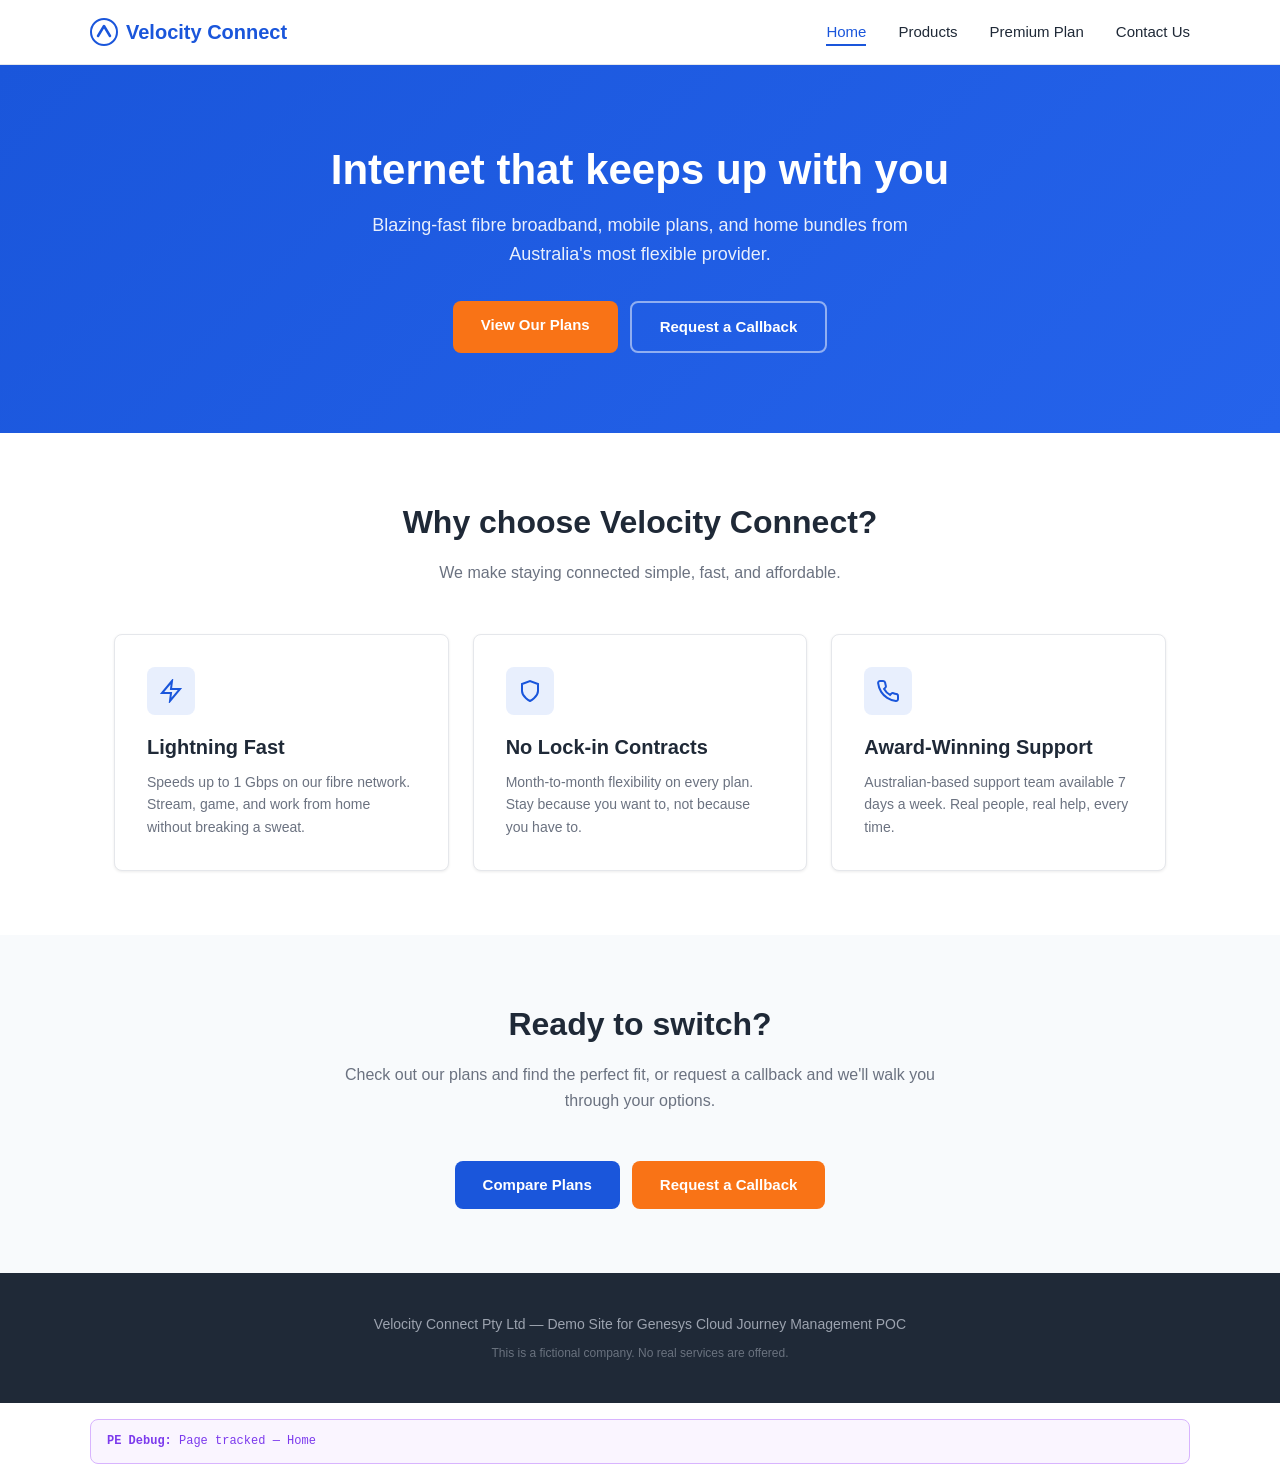
<file: index.html>
<!DOCTYPE html>
<html lang="en">
<head>
  <meta charset="UTF-8">
  <meta name="viewport" content="width=device-width, initial-scale=1.0">
  <title>Velocity Connect — Home</title>
  <link rel="stylesheet" href="css/style.css">
</head>
<body>

  <!-- Navigation -->
  <nav class="nav">
    <div class="nav-inner">
      <a href="index.html" class="nav-logo">
        <svg viewBox="0 0 28 28" fill="none" xmlns="http://www.w3.org/2000/svg">
          <circle cx="14" cy="14" r="13" stroke="currentColor" stroke-width="2"/>
          <path d="M8 18L14 8L20 18" stroke="currentColor" stroke-width="2.5" stroke-linecap="round" stroke-linejoin="round"/>
        </svg>
        Velocity Connect
      </a>
      <ul class="nav-links">
        <li><a href="index.html" class="active">Home</a></li>
        <li><a href="products.html">Products</a></li>
        <li><a href="premium.html">Premium Plan</a></li>
        <li><a href="contact.html">Contact Us</a></li>
      </ul>
    </div>
  </nav>

  <!-- Hero -->
  <section class="hero">
    <h1>Internet that keeps up with you</h1>
    <p>Blazing-fast fibre broadband, mobile plans, and home bundles from Australia's most flexible provider.</p>
    <div style="display: flex; gap: 12px; justify-content: center; flex-wrap: wrap;">
      <a href="products.html" class="btn btn-primary">View Our Plans</a>
      <a href="contact.html" class="btn btn-outline">Request a Callback</a>
    </div>
  </section>

  <!-- Features -->
  <div class="section">
    <h2 class="section-title">Why choose Velocity Connect?</h2>
    <p class="section-subtitle">We make staying connected simple, fast, and affordable.</p>
    <div class="cards">
      <div class="card">
        <div class="card-icon">
          <svg width="24" height="24" viewBox="0 0 24 24" fill="none" stroke="currentColor" stroke-width="2" stroke-linecap="round"><path d="M13 2L3 14h9l-1 8 10-12h-9l1-8z"/></svg>
        </div>
        <h3>Lightning Fast</h3>
        <p>Speeds up to 1 Gbps on our fibre network. Stream, game, and work from home without breaking a sweat.</p>
      </div>
      <div class="card">
        <div class="card-icon">
          <svg width="24" height="24" viewBox="0 0 24 24" fill="none" stroke="currentColor" stroke-width="2" stroke-linecap="round"><path d="M12 22s8-4 8-10V5l-8-3-8 3v7c0 6 8 10 8 10z"/></svg>
        </div>
        <h3>No Lock-in Contracts</h3>
        <p>Month-to-month flexibility on every plan. Stay because you want to, not because you have to.</p>
      </div>
      <div class="card">
        <div class="card-icon">
          <svg width="24" height="24" viewBox="0 0 24 24" fill="none" stroke="currentColor" stroke-width="2" stroke-linecap="round"><path d="M22 16.92v3a2 2 0 01-2.18 2 19.79 19.79 0 01-8.63-3.07 19.5 19.5 0 01-6-6A19.79 19.79 0 012.12 4.18 2 2 0 014.11 2h3a2 2 0 012 1.72c.127.96.362 1.903.7 2.81a2 2 0 01-.45 2.11L8.09 9.91a16 16 0 006 6l1.27-1.27a2 2 0 012.11-.45c.907.338 1.85.573 2.81.7A2 2 0 0122 16.92z"/></svg>
        </div>
        <h3>Award-Winning Support</h3>
        <p>Australian-based support team available 7 days a week. Real people, real help, every time.</p>
      </div>
    </div>
  </div>

  <!-- CTA Banner -->
  <div class="section-alt">
    <div class="section" style="text-align: center;">
      <h2 class="section-title">Ready to switch?</h2>
      <p class="section-subtitle">Check out our plans and find the perfect fit, or request a callback and we'll walk you through your options.</p>
      <div style="display: flex; gap: 12px; justify-content: center; flex-wrap: wrap;">
        <a href="products.html" class="btn btn-blue">Compare Plans</a>
        <a href="contact.html" class="btn btn-primary">Request a Callback</a>
      </div>
    </div>
  </div>

  <!-- Footer -->
  <footer class="footer">
    <p>Velocity Connect Pty Ltd &mdash; Demo Site for Genesys Cloud Journey Management POC</p>
    <p style="margin-top: 8px; font-size: 12px; opacity: 0.6;">This is a fictional company. No real services are offered.</p>
  </footer>

  <!-- ============================================
       Genesys Cloud Predictive Engagement
       Tracking Snippet
       ============================================ -->
<script type="text/javascript" charset="utf-8">
  (function (g, e, n, es, ys) {
    g['_genesysJs'] = e;
    g[e] = g[e] || function () {
      (g[e].q = g[e].q || []).push(arguments)
    };
    g[e].t = 1 * new Date();
    g[e].c = es;
    ys = document.createElement('script'); ys.async = 1; ys.src = n; ys.charset = 'utf-8'; document.head.appendChild(ys);
  })(window, 'Genesys', 'https://apps.mypurecloud.com.au/genesys-bootstrap/genesys.min.js', {
    environment: 'prod-apse2',
    deploymentId: 'f4d04a12-97bb-47ac-ae3f-03de4db229d9'
  });
</script>

  <!-- PE Debug Banner (visible during development — remove for final demo) -->
  <div class="pe-debug">
    <strong>PE Debug:</strong> Page tracked &mdash; Home
  </div>

</body>
</html>
</file>
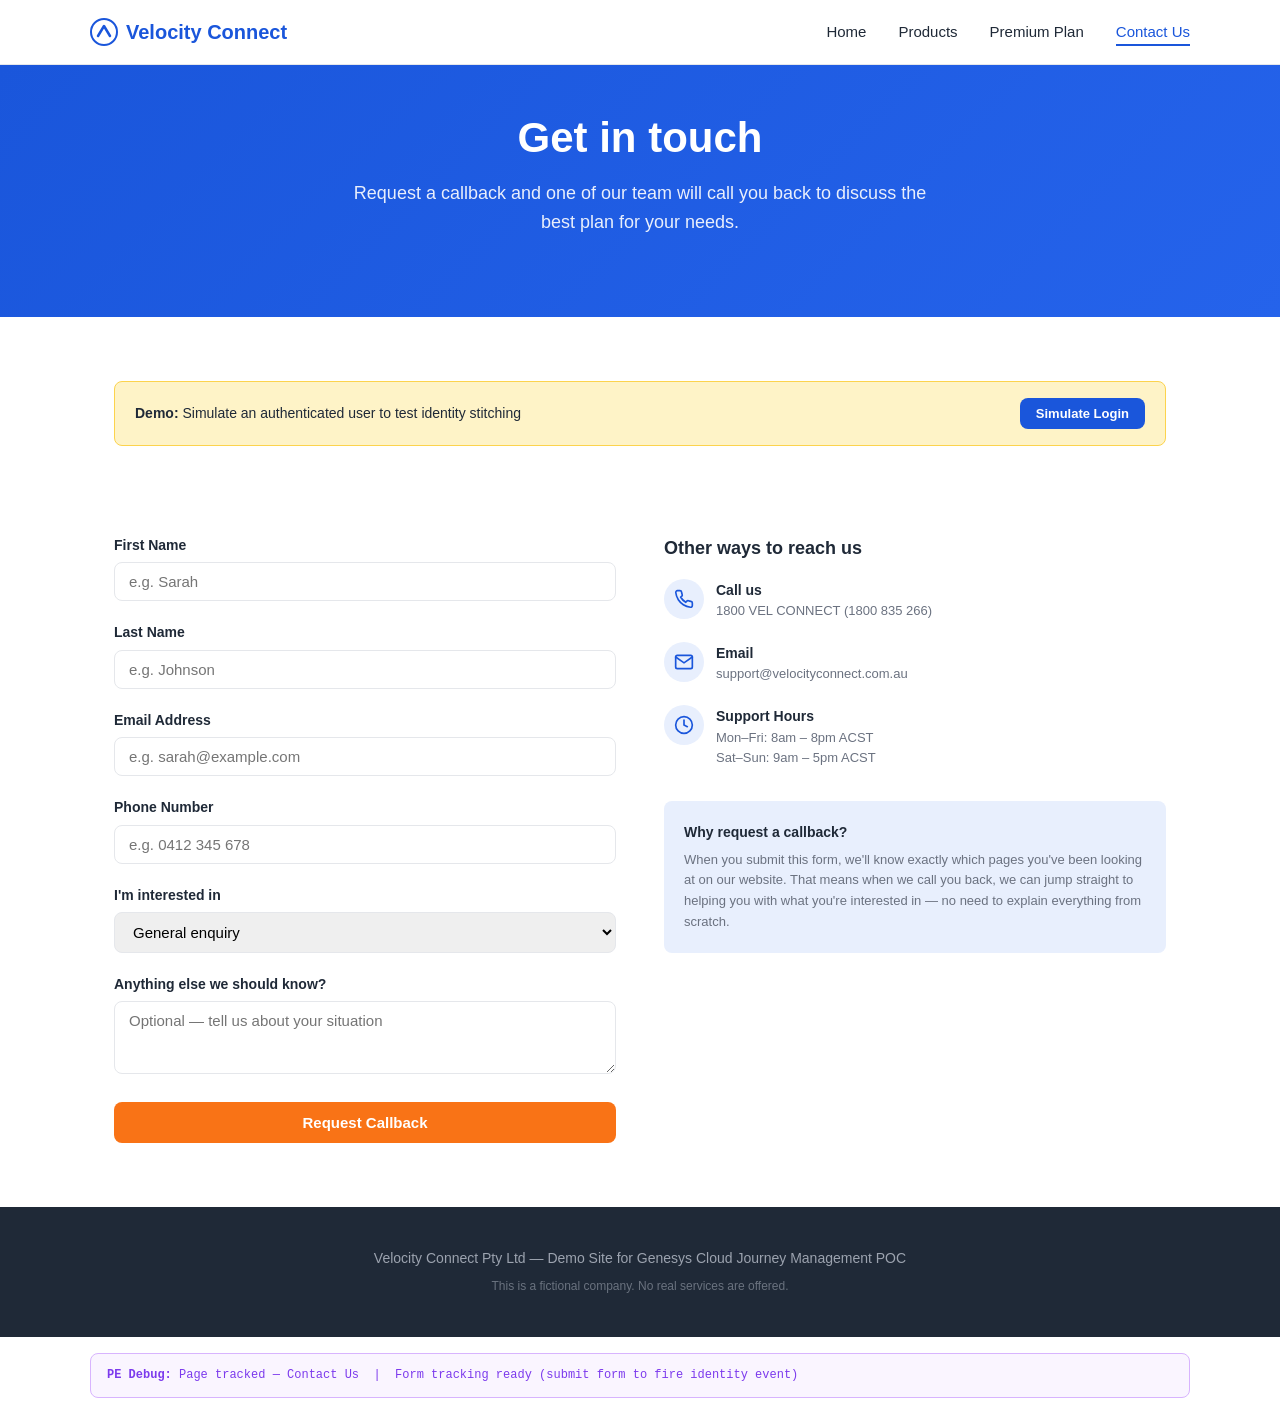
<file: contact.html>
<!DOCTYPE html>
<html lang="en">
<head>
  <meta charset="UTF-8">
  <meta name="viewport" content="width=device-width, initial-scale=1.0">
  <title>Velocity Connect — Contact Us</title>
  <link rel="stylesheet" href="css/style.css">
</head>
<body>

  <!-- Navigation -->
  <nav class="nav">
    <div class="nav-inner">
      <a href="index.html" class="nav-logo">
        <svg viewBox="0 0 28 28" fill="none" xmlns="http://www.w3.org/2000/svg">
          <circle cx="14" cy="14" r="13" stroke="currentColor" stroke-width="2"/>
          <path d="M8 18L14 8L20 18" stroke="currentColor" stroke-width="2.5" stroke-linecap="round" stroke-linejoin="round"/>
        </svg>
        Velocity Connect
      </a>
      <ul class="nav-links">
        <li><a href="index.html">Home</a></li>
        <li><a href="products.html">Products</a></li>
        <li><a href="premium.html">Premium Plan</a></li>
        <li><a href="contact.html" class="active">Contact Us</a></li>
      </ul>
    </div>
  </nav>

  <!-- Hero -->
  <section class="hero" style="padding: 48px 24px;">
    <h1>Get in touch</h1>
    <p>Request a callback and one of our team will call you back to discuss the best plan for your needs.</p>
  </section>

  <!-- Auth Simulation Banner -->
  <div class="section" style="padding-bottom: 0;">
    <div class="auth-banner" id="auth-banner">
      <span><strong>Demo:</strong> Simulate an authenticated user to test identity stitching</span>
      <button class="btn btn-blue" style="padding: 8px 16px; font-size: 13px;" onclick="simulateLogin()">
        Simulate Login
      </button>
    </div>
  </div>

  <!-- Contact Form + Sidebar -->
  <div class="section">
    <div class="contact-section">

      <!-- Form -->
      <div>
        <form id="callback-form" onsubmit="handleFormSubmit(event)">
          <div class="form-group">
            <label for="firstName">First Name</label>
            <input type="text" id="firstName" name="firstName" required placeholder="e.g. Sarah">
          </div>
          <div class="form-group">
            <label for="lastName">Last Name</label>
            <input type="text" id="lastName" name="lastName" required placeholder="e.g. Johnson">
          </div>
          <div class="form-group">
            <label for="email">Email Address</label>
            <input type="email" id="email" name="email" required placeholder="e.g. sarah@example.com">
          </div>
          <div class="form-group">
            <label for="phone">Phone Number</label>
            <input type="tel" id="phone" name="phone" required placeholder="e.g. 0412 345 678">
          </div>
          <div class="form-group">
            <label for="interest">I'm interested in</label>
            <select id="interest" name="interest">
              <option value="general">General enquiry</option>
              <option value="basic">Basic Plan ($59/mo)</option>
              <option value="pro">Pro Plan ($89/mo)</option>
              <option value="premium">Premium Plan ($129/mo)</option>
              <option value="business">Business solutions</option>
            </select>
          </div>
          <div class="form-group">
            <label for="message">Anything else we should know?</label>
            <textarea id="message" name="message" rows="3" placeholder="Optional — tell us about your situation"></textarea>
          </div>
          <button type="submit" class="btn btn-primary" style="width: 100%;">Request Callback</button>
        </form>

        <!-- Success Message -->
        <div class="form-success" id="form-success">
          <h3>Callback Requested!</h3>
          <p>Thanks! One of our team will call you shortly.</p>
          <p style="font-size: 13px; margin-top: 8px; color: var(--color-text-light);">
            (In the demo, this is where you'd now call the DID from the phone number you entered.)
          </p>
        </div>
      </div>

      <!-- Sidebar -->
      <div class="info-sidebar">
        <h3>Other ways to reach us</h3>
        <div class="info-item">
          <div class="info-icon">
            <svg width="20" height="20" viewBox="0 0 24 24" fill="none" stroke="currentColor" stroke-width="2" stroke-linecap="round"><path d="M22 16.92v3a2 2 0 01-2.18 2 19.79 19.79 0 01-8.63-3.07 19.5 19.5 0 01-6-6A19.79 19.79 0 012.12 4.18 2 2 0 014.11 2h3a2 2 0 012 1.72c.127.96.362 1.903.7 2.81a2 2 0 01-.45 2.11L8.09 9.91a16 16 0 006 6l1.27-1.27a2 2 0 012.11-.45c.907.338 1.85.573 2.81.7A2 2 0 0122 16.92z"/></svg>
          </div>
          <div>
            <h4>Call us</h4>
            <p>1800 VEL CONNECT (1800 835 266)</p>
          </div>
        </div>
        <div class="info-item">
          <div class="info-icon">
            <svg width="20" height="20" viewBox="0 0 24 24" fill="none" stroke="currentColor" stroke-width="2" stroke-linecap="round"><path d="M4 4h16c1.1 0 2 .9 2 2v12c0 1.1-.9 2-2 2H4c-1.1 0-2-.9-2-2V6c0-1.1.9-2 2-2z"/><polyline points="22,6 12,13 2,6"/></svg>
          </div>
          <div>
            <h4>Email</h4>
            <p>support@velocityconnect.com.au</p>
          </div>
        </div>
        <div class="info-item">
          <div class="info-icon">
            <svg width="20" height="20" viewBox="0 0 24 24" fill="none" stroke="currentColor" stroke-width="2" stroke-linecap="round"><circle cx="12" cy="12" r="10"/><polyline points="12 6 12 12 16 14"/></svg>
          </div>
          <div>
            <h4>Support Hours</h4>
            <p>Mon&ndash;Fri: 8am &ndash; 8pm ACST<br>Sat&ndash;Sun: 9am &ndash; 5pm ACST</p>
          </div>
        </div>

        <div style="margin-top: 32px; padding: 20px; background: var(--color-primary-light); border-radius: var(--radius);">
          <h4 style="font-size: 14px; margin-bottom: 6px;">Why request a callback?</h4>
          <p style="font-size: 13px; color: var(--color-text-light);">
            When you submit this form, we'll know exactly which pages you've been looking at on our website.
            That means when we call you back, we can jump straight to helping you with what you're interested in
            &mdash; no need to explain everything from scratch.
          </p>
        </div>
      </div>
    </div>
  </div>

  <!-- Footer -->
  <footer class="footer">
    <p>Velocity Connect Pty Ltd &mdash; Demo Site for Genesys Cloud Journey Management POC</p>
    <p style="margin-top: 8px; font-size: 12px; opacity: 0.6;">This is a fictional company. No real services are offered.</p>
  </footer>

  <!-- Genesys Cloud Predictive Engagement Tracking Snippet -->
<script type="text/javascript" charset="utf-8">
  (function (g, e, n, es, ys) {
    g['_genesysJs'] = e;
    g[e] = g[e] || function () {
      (g[e].q = g[e].q || []).push(arguments)
    };
    g[e].t = 1 * new Date();
    g[e].c = es;
    ys = document.createElement('script'); ys.async = 1; ys.src = n; ys.charset = 'utf-8'; document.head.appendChild(ys);
  })(window, 'Genesys', 'https://apps.mypurecloud.com.au/genesys-bootstrap/genesys.min.js', {
    environment: 'prod-apse2',
    deploymentId: 'f4d04a12-97bb-47ac-ae3f-03de4db229d9'
  });
</script>

  <!-- PE Form Tracking + Identity Stitching -->
  <script>
    // -------------------------------------------------------
    // 1. Declarative Form Tracking via Journey.formsTrack
    //    This tells PE to automatically capture form field values
    //    on submit (and optionally on abandon). The traitsMapper
    //    maps form field "name" attributes to PE trait names,
    //    which PE uses to create/update External Contact records.
    //    Phone mapping is critical for ANI matching on inbound calls.
    // -------------------------------------------------------
    Genesys('subscribe', 'Journey.ready', function () {
      Genesys('command', 'Journey.formsTrack', {
        selector: '#callback-form',
        formName: 'Callback Request',
        captureFormDataOnAbandon: true,
        captureFormDataOnSubmit: true,
        traitsMapper: [
          { fieldName: 'firstName', traitName: 'givenName' },
          { fieldName: 'lastName',  traitName: 'familyName' },
          { fieldName: 'email',     traitName: 'email' },
          { fieldName: 'phone',     traitName: 'cellPhone' }
        ]
      });
    });

    // -------------------------------------------------------
    // 2. Form Submit Handler
    //    PE handles journey data capture via formsTrack above.
    //    This function ALSO creates an External Contact via
    //    the Cloudflare Worker proxy, which calls the GC API.
    //    The External Contact is what enables ANI matching
    //    when the customer calls the contact centre.
    // -------------------------------------------------------

    // IMPORTANT: Update this URL after deploying your Cloudflare Worker
    var WORKER_URL = 'https://gc-external-contact-creator.paul-reck.workers.dev';

    function handleFormSubmit(e) {
      e.preventDefault();

      var firstName = document.getElementById('firstName').value.trim();
      var lastName  = document.getElementById('lastName').value.trim();
      var email     = document.getElementById('email').value.trim();
      var phone     = document.getElementById('phone').value.trim();
      var interest  = document.getElementById('interest').value;

      var submitBtn = document.querySelector('#callback-form button[type="submit"]');
      var debugEl   = document.getElementById('pe-debug-form');

      // Disable button while processing
      submitBtn.disabled = true;
      submitBtn.textContent = 'Creating contact...';

      // Update debug banner to show in-progress
      if (debugEl) {
        debugEl.innerHTML = '<strong>PE Debug:</strong> Form submitted &mdash; creating External Contact via Worker proxy...';
        debugEl.style.borderColor = '#2563eb';
        debugEl.style.background = '#eff6ff';
        debugEl.style.color = '#2563eb';
      }

      // POST to Cloudflare Worker to create the External Contact
      fetch(WORKER_URL, {
        method: 'POST',
        headers: { 'Content-Type': 'application/json' },
        body: JSON.stringify({
          firstName: firstName,
          lastName: lastName,
          email: email,
          phone: phone
        })
      })
      .then(function(response) { return response.json(); })
      .then(function(data) {
        // Show success message, hide form
        document.getElementById('callback-form').style.display = 'none';
        document.getElementById('form-success').classList.add('visible');

        if (data.success) {
          if (debugEl) {
            debugEl.innerHTML = '<strong>PE Debug:</strong> External Contact CREATED (ID: ' + data.contactId + ') &mdash; ' +
              'Phone: ' + phone + ' (cellPhone) | Email: ' + email + ' | Name: ' + firstName + ' ' + lastName +
              ' | Interest: ' + interest + ' | PE formsTrack also fired';
            debugEl.style.borderColor = '#059669';
            debugEl.style.background = '#ecfdf5';
            debugEl.style.color = '#059669';
          }
        } else {
          if (debugEl) {
            debugEl.innerHTML = '<strong>PE Debug:</strong> External Contact creation failed: ' + (data.error || 'Unknown error') +
              ' &mdash; PE formsTrack still captured traits';
            debugEl.style.borderColor = '#dc2626';
            debugEl.style.background = '#fef2f2';
            debugEl.style.color = '#dc2626';
          }
        }
      })
      .catch(function(err) {
        // Still show success to the "customer" — the callback request is valid
        // even if the EC creation failed. Debug banner shows the error.
        document.getElementById('callback-form').style.display = 'none';
        document.getElementById('form-success').classList.add('visible');

        if (debugEl) {
          debugEl.innerHTML = '<strong>PE Debug:</strong> Worker proxy error: ' + err.message +
            ' &mdash; PE formsTrack still captured traits. Check Worker URL and deployment.';
          debugEl.style.borderColor = '#dc2626';
          debugEl.style.background = '#fef2f2';
          debugEl.style.color = '#dc2626';
        }
      });
    }

    // -------------------------------------------------------
    // 3. Authenticated User Simulation
    //    Uses Journey.record to fire a custom event with identity
    //    attributes, and traitsMapper to map them to PE traits.
    //    This simulates a logged-in user whose identity is known
    //    without a form submission.
    // -------------------------------------------------------
    function simulateLogin() {
      var demoCustomerId = 'CUST-' + Math.floor(Math.random() * 90000 + 10000);

      Genesys('command', 'Journey.record', {
        eventName: 'authenticated_login',
        customAttributes: {
          customerId: demoCustomerId,
          email: 'demo.customer@example.com',
          firstName: 'Demo',
          lastName: 'Customer'
        },
        traitsMapper: [
          { fieldName: 'email',     traitName: 'email' },
          { fieldName: 'firstName', traitName: 'givenName' },
          { fieldName: 'lastName',  traitName: 'familyName' }
        ]
      });

      // Update the auth banner
      var banner = document.getElementById('auth-banner');
      banner.className = 'auth-banner logged-in';
      banner.innerHTML = '<span><strong>Logged in as:</strong> Demo Customer (' + demoCustomerId + ') &mdash; Identity sent to PE via Journey.record</span>' +
        '<span style="color: var(--color-success); font-weight: 600;">&#10003; Authenticated</span>';
    }
  </script>

  <div class="pe-debug" id="pe-debug-form">
    <strong>PE Debug:</strong> Page tracked &mdash; Contact Us
    &nbsp;|&nbsp; Form tracking ready (submit form to fire identity event)
  </div>

</body>
</html>
</file>
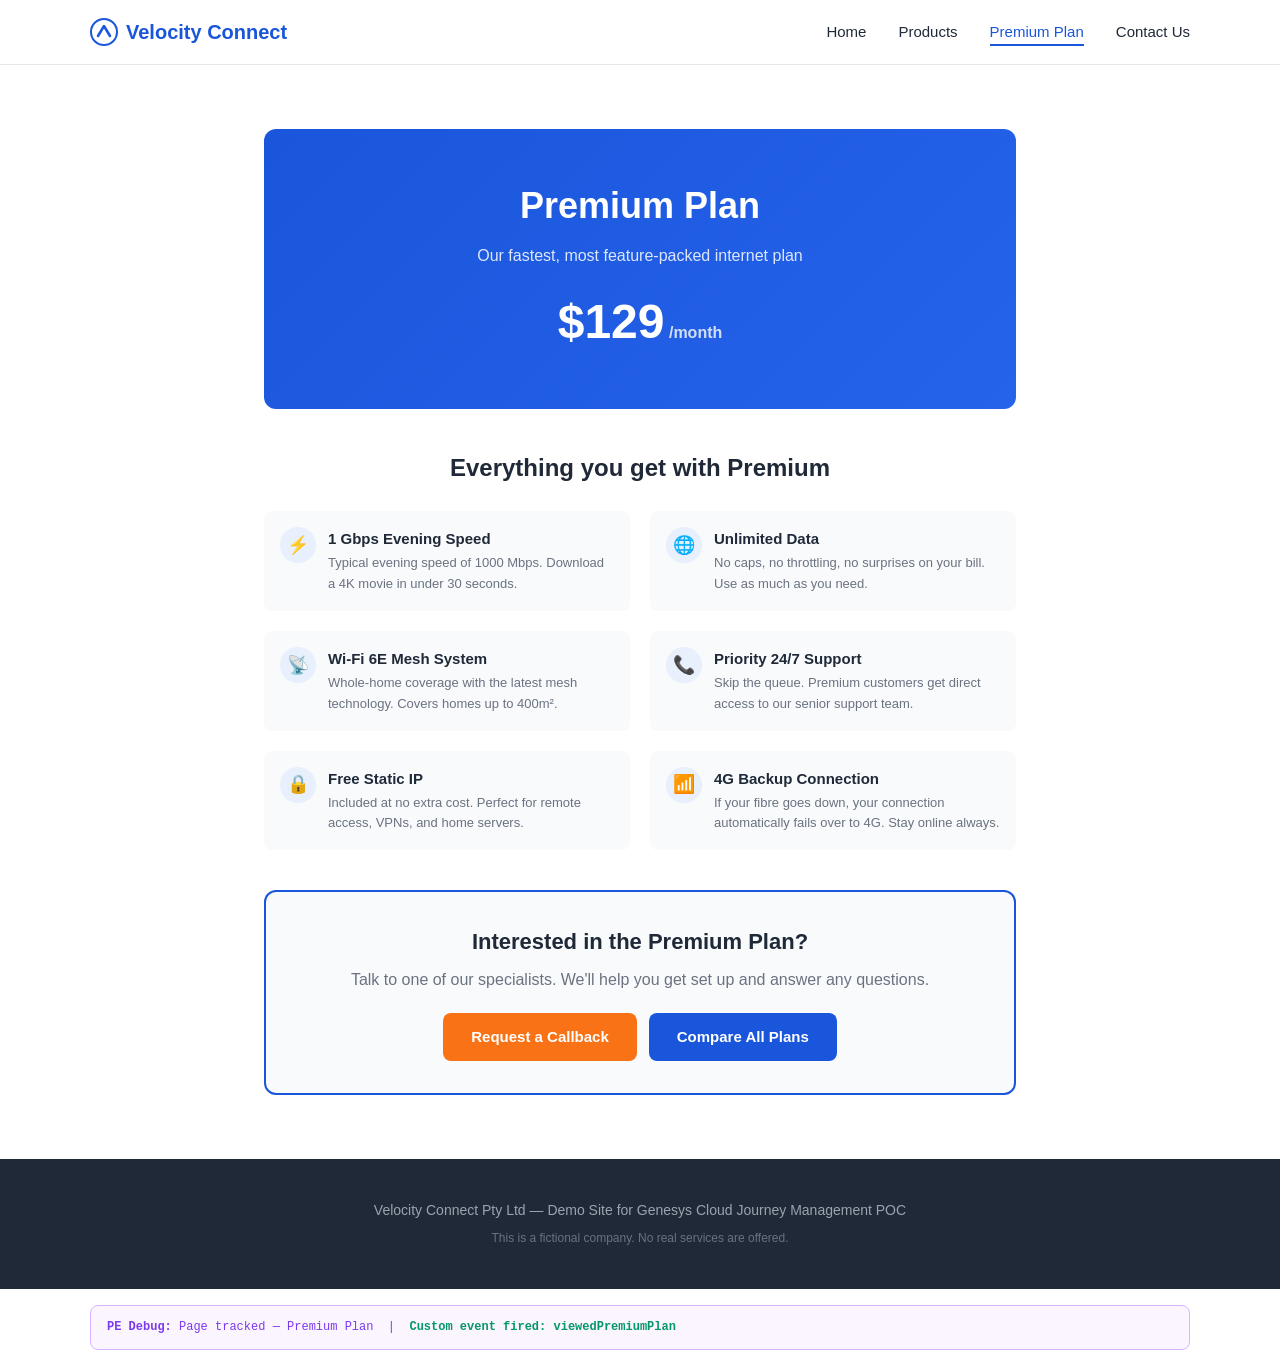
<file: premium.html>
<!DOCTYPE html>
<html lang="en">
<head>
  <meta charset="UTF-8">
  <meta name="viewport" content="width=device-width, initial-scale=1.0">
  <title>Velocity Connect — Premium Plan</title>
  <link rel="stylesheet" href="css/style.css">
</head>
<body>

  <!-- Navigation -->
  <nav class="nav">
    <div class="nav-inner">
      <a href="index.html" class="nav-logo">
        <svg viewBox="0 0 28 28" fill="none" xmlns="http://www.w3.org/2000/svg">
          <circle cx="14" cy="14" r="13" stroke="currentColor" stroke-width="2"/>
          <path d="M8 18L14 8L20 18" stroke="currentColor" stroke-width="2.5" stroke-linecap="round" stroke-linejoin="round"/>
        </svg>
        Velocity Connect
      </a>
      <ul class="nav-links">
        <li><a href="index.html">Home</a></li>
        <li><a href="products.html">Products</a></li>
        <li><a href="premium.html" class="active">Premium Plan</a></li>
        <li><a href="contact.html">Contact Us</a></li>
      </ul>
    </div>
  </nav>

  <!-- Plan Header -->
  <div class="section plan-detail">
    <div class="plan-header">
      <h1>Premium Plan</h1>
      <p style="opacity: 0.85; margin-bottom: 16px;">Our fastest, most feature-packed internet plan</p>
      <div class="price">$129<span class="price-period"> /month</span></div>
    </div>

    <!-- Feature Grid -->
    <h2 style="font-size: 24px; margin-bottom: 24px; text-align: center;">Everything you get with Premium</h2>
    <div class="feature-grid">
      <div class="feature-item">
        <div class="icon">&#9889;</div>
        <div>
          <h4>1 Gbps Evening Speed</h4>
          <p>Typical evening speed of 1000 Mbps. Download a 4K movie in under 30 seconds.</p>
        </div>
      </div>
      <div class="feature-item">
        <div class="icon">&#127760;</div>
        <div>
          <h4>Unlimited Data</h4>
          <p>No caps, no throttling, no surprises on your bill. Use as much as you need.</p>
        </div>
      </div>
      <div class="feature-item">
        <div class="icon">&#128225;</div>
        <div>
          <h4>Wi-Fi 6E Mesh System</h4>
          <p>Whole-home coverage with the latest mesh technology. Covers homes up to 400m&sup2;.</p>
        </div>
      </div>
      <div class="feature-item">
        <div class="icon">&#128222;</div>
        <div>
          <h4>Priority 24/7 Support</h4>
          <p>Skip the queue. Premium customers get direct access to our senior support team.</p>
        </div>
      </div>
      <div class="feature-item">
        <div class="icon">&#128274;</div>
        <div>
          <h4>Free Static IP</h4>
          <p>Included at no extra cost. Perfect for remote access, VPNs, and home servers.</p>
        </div>
      </div>
      <div class="feature-item">
        <div class="icon">&#128246;</div>
        <div>
          <h4>4G Backup Connection</h4>
          <p>If your fibre goes down, your connection automatically fails over to 4G. Stay online always.</p>
        </div>
      </div>
    </div>

    <!-- CTA Box -->
    <div class="cta-box">
      <h3>Interested in the Premium Plan?</h3>
      <p>Talk to one of our specialists. We'll help you get set up and answer any questions.</p>
      <div style="display: flex; gap: 12px; justify-content: center; flex-wrap: wrap;">
        <a href="contact.html" class="btn btn-primary">Request a Callback</a>
        <a href="products.html" class="btn btn-blue">Compare All Plans</a>
      </div>
    </div>
  </div>

  <!-- Footer -->
  <footer class="footer">
    <p>Velocity Connect Pty Ltd &mdash; Demo Site for Genesys Cloud Journey Management POC</p>
    <p style="margin-top: 8px; font-size: 12px; opacity: 0.6;">This is a fictional company. No real services are offered.</p>
  </footer>

  <!-- Genesys Cloud Predictive Engagement Tracking Snippet -->
<script type="text/javascript" charset="utf-8">
  (function (g, e, n, es, ys) {
    g['_genesysJs'] = e;
    g[e] = g[e] || function () {
      (g[e].q = g[e].q || []).push(arguments)
    };
    g[e].t = 1 * new Date();
    g[e].c = es;
    ys = document.createElement('script'); ys.async = 1; ys.src = n; ys.charset = 'utf-8'; document.head.appendChild(ys);
  })(window, 'Genesys', 'https://apps.mypurecloud.com.au/genesys-bootstrap/genesys.min.js', {
    environment: 'prod-apse2',
    deploymentId: 'f4d04a12-97bb-47ac-ae3f-03de4db229d9'
  });

  // Fire custom PE event when visitor views the Premium Plan page.
  // This can be used in PE Segments/Outcomes to identify high-intent visitors.
  Genesys('subscribe', 'Journey.ready', function () {
    Genesys('command', 'Journey.record', {
      eventName: 'viewedPremiumPlan'
    });
  });
</script>

  <div class="pe-debug">
    <strong>PE Debug:</strong> Page tracked &mdash; Premium Plan
    &nbsp;|&nbsp; <strong style="color: #059669;">Custom event fired: viewedPremiumPlan</strong>
  </div>

</body>
</html>
</file>
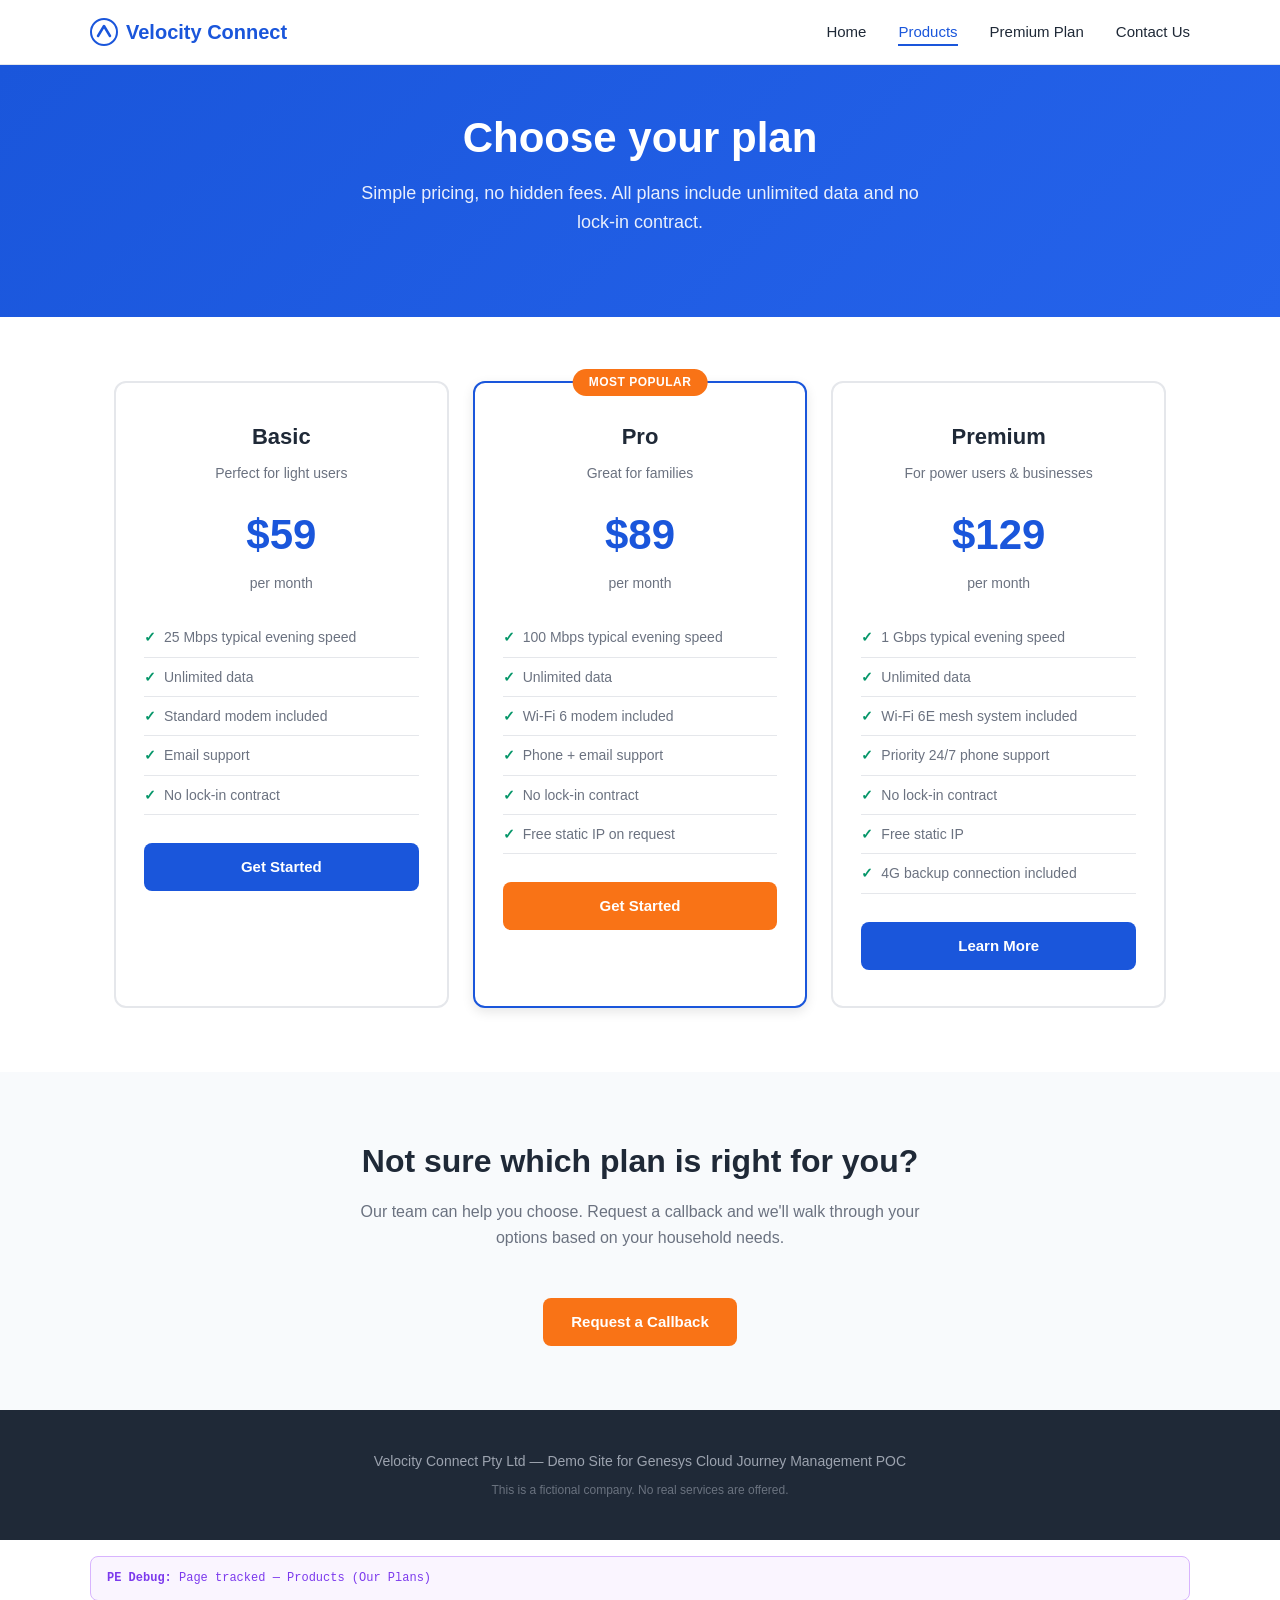
<file: products.html>
<!DOCTYPE html>
<html lang="en">
<head>
  <meta charset="UTF-8">
  <meta name="viewport" content="width=device-width, initial-scale=1.0">
  <title>Velocity Connect — Our Plans</title>
  <link rel="stylesheet" href="css/style.css">
</head>
<body>

  <!-- Navigation -->
  <nav class="nav">
    <div class="nav-inner">
      <a href="index.html" class="nav-logo">
        <svg viewBox="0 0 28 28" fill="none" xmlns="http://www.w3.org/2000/svg">
          <circle cx="14" cy="14" r="13" stroke="currentColor" stroke-width="2"/>
          <path d="M8 18L14 8L20 18" stroke="currentColor" stroke-width="2.5" stroke-linecap="round" stroke-linejoin="round"/>
        </svg>
        Velocity Connect
      </a>
      <ul class="nav-links">
        <li><a href="index.html">Home</a></li>
        <li><a href="products.html" class="active">Products</a></li>
        <li><a href="premium.html">Premium Plan</a></li>
        <li><a href="contact.html">Contact Us</a></li>
      </ul>
    </div>
  </nav>

  <!-- Hero -->
  <section class="hero" style="padding: 48px 24px;">
    <h1>Choose your plan</h1>
    <p>Simple pricing, no hidden fees. All plans include unlimited data and no lock-in contract.</p>
  </section>

  <!-- Pricing Cards -->
  <div class="section">
    <div class="pricing-cards">

      <!-- Basic -->
      <div class="pricing-card">
        <h3>Basic</h3>
        <p style="color: var(--color-text-light); font-size: 14px;">Perfect for light users</p>
        <div class="price">$59</div>
        <div class="price-period">per month</div>
        <ul class="features">
          <li>25 Mbps typical evening speed</li>
          <li>Unlimited data</li>
          <li>Standard modem included</li>
          <li>Email support</li>
          <li>No lock-in contract</li>
        </ul>
        <a href="contact.html" class="btn btn-blue" style="width: 100%;">Get Started</a>
      </div>

      <!-- Pro (Featured) -->
      <div class="pricing-card featured">
        <h3>Pro</h3>
        <p style="color: var(--color-text-light); font-size: 14px;">Great for families</p>
        <div class="price">$89</div>
        <div class="price-period">per month</div>
        <ul class="features">
          <li>100 Mbps typical evening speed</li>
          <li>Unlimited data</li>
          <li>Wi-Fi 6 modem included</li>
          <li>Phone + email support</li>
          <li>No lock-in contract</li>
          <li>Free static IP on request</li>
        </ul>
        <a href="contact.html" class="btn btn-primary" style="width: 100%;">Get Started</a>
      </div>

      <!-- Premium -->
      <div class="pricing-card">
        <h3>Premium</h3>
        <p style="color: var(--color-text-light); font-size: 14px;">For power users & businesses</p>
        <div class="price">$129</div>
        <div class="price-period">per month</div>
        <ul class="features">
          <li>1 Gbps typical evening speed</li>
          <li>Unlimited data</li>
          <li>Wi-Fi 6E mesh system included</li>
          <li>Priority 24/7 phone support</li>
          <li>No lock-in contract</li>
          <li>Free static IP</li>
          <li>4G backup connection included</li>
        </ul>
        <a href="premium.html" class="btn btn-blue" style="width: 100%;">Learn More</a>
      </div>

    </div>
  </div>

  <!-- Comparison note -->
  <div class="section-alt">
    <div class="section" style="text-align: center;">
      <h2 class="section-title">Not sure which plan is right for you?</h2>
      <p class="section-subtitle">Our team can help you choose. Request a callback and we'll walk through your options based on your household needs.</p>
      <a href="contact.html" class="btn btn-primary">Request a Callback</a>
    </div>
  </div>

  <!-- Footer -->
  <footer class="footer">
    <p>Velocity Connect Pty Ltd &mdash; Demo Site for Genesys Cloud Journey Management POC</p>
    <p style="margin-top: 8px; font-size: 12px; opacity: 0.6;">This is a fictional company. No real services are offered.</p>
  </footer>

  <!-- Genesys Cloud Predictive Engagement Tracking Snippet -->
  <script type="text/javascript" charset="utf-8">
  (function (g, e, n, es, ys) {
    g['_genesysJs'] = e;
    g[e] = g[e] || function () {
      (g[e].q = g[e].q || []).push(arguments)
    };
    g[e].t = 1 * new Date();
    g[e].c = es;
    ys = document.createElement('script'); ys.async = 1; ys.src = n; ys.charset = 'utf-8'; document.head.appendChild(ys);
  })(window, 'Genesys', 'https://apps.mypurecloud.com.au/genesys-bootstrap/genesys.min.js', {
    environment: 'prod-apse2',
    deploymentId: 'f4d04a12-97bb-47ac-ae3f-03de4db229d9'
  });
</script>

  <div class="pe-debug">
    <strong>PE Debug:</strong> Page tracked &mdash; Products (Our Plans)
  </div>

</body>
</html>
</file>
<file: css/style.css>
/* ============================================
   Velocity Connect — Demo Site Styles
   Journey Management POC
   ============================================ */

:root {
  --color-primary: #1a56db;
  --color-primary-dark: #1442a8;
  --color-primary-light: #e8effd;
  --color-accent: #f97316;
  --color-accent-dark: #c05e10;
  --color-text: #1f2937;
  --color-text-light: #6b7280;
  --color-bg: #ffffff;
  --color-bg-alt: #f8fafc;
  --color-border: #e5e7eb;
  --color-success: #059669;
  --radius: 8px;
  --shadow-sm: 0 1px 3px rgba(0,0,0,0.08);
  --shadow-md: 0 4px 12px rgba(0,0,0,0.1);
  --max-width: 1100px;
}

*, *::before, *::after { box-sizing: border-box; margin: 0; padding: 0; }

body {
  font-family: -apple-system, BlinkMacSystemFont, 'Segoe UI', Roboto, 'Helvetica Neue', Arial, sans-serif;
  color: var(--color-text);
  background: var(--color-bg);
  line-height: 1.6;
  -webkit-font-smoothing: antialiased;
}

a { color: var(--color-primary); text-decoration: none; }
a:hover { color: var(--color-primary-dark); }

img { max-width: 100%; display: block; }

/* ---- Navigation ---- */
.nav {
  background: var(--color-bg);
  border-bottom: 1px solid var(--color-border);
  padding: 0 24px;
  position: sticky;
  top: 0;
  z-index: 100;
}
.nav-inner {
  max-width: var(--max-width);
  margin: 0 auto;
  display: flex;
  align-items: center;
  justify-content: space-between;
  height: 64px;
}
.nav-logo {
  font-size: 20px;
  font-weight: 700;
  color: var(--color-primary);
  display: flex;
  align-items: center;
  gap: 8px;
}
.nav-logo svg { width: 28px; height: 28px; }
.nav-links { display: flex; gap: 32px; list-style: none; }
.nav-links a {
  color: var(--color-text);
  font-size: 15px;
  font-weight: 500;
  padding: 4px 0;
  border-bottom: 2px solid transparent;
  transition: border-color 0.2s, color 0.2s;
}
.nav-links a:hover,
.nav-links a.active {
  color: var(--color-primary);
  border-bottom-color: var(--color-primary);
}

/* ---- Hero ---- */
.hero {
  background: linear-gradient(135deg, var(--color-primary) 0%, #2563eb 100%);
  color: #fff;
  padding: 80px 24px;
  text-align: center;
}
.hero h1 {
  font-size: 42px;
  font-weight: 800;
  margin-bottom: 16px;
  line-height: 1.2;
}
.hero p {
  font-size: 18px;
  opacity: 0.9;
  max-width: 600px;
  margin: 0 auto 32px;
}

/* ---- Buttons ---- */
.btn {
  display: inline-block;
  padding: 12px 28px;
  border-radius: var(--radius);
  font-size: 15px;
  font-weight: 600;
  cursor: pointer;
  border: none;
  transition: background 0.2s, transform 0.1s;
}
.btn:active { transform: scale(0.98); }
.btn-primary { background: var(--color-accent); color: #fff; }
.btn-primary:hover { background: var(--color-accent-dark); color: #fff; }
.btn-outline { background: transparent; color: #fff; border: 2px solid rgba(255,255,255,0.5); }
.btn-outline:hover { background: rgba(255,255,255,0.15); color: #fff; }
.btn-blue { background: var(--color-primary); color: #fff; }
.btn-blue:hover { background: var(--color-primary-dark); color: #fff; }

/* ---- Sections ---- */
.section {
  padding: 64px 24px;
  max-width: var(--max-width);
  margin: 0 auto;
}
.section-alt { background: var(--color-bg-alt); }
.section-alt .section { padding-top: 64px; padding-bottom: 64px; }
.section-title {
  font-size: 32px;
  font-weight: 700;
  text-align: center;
  margin-bottom: 12px;
}
.section-subtitle {
  text-align: center;
  color: var(--color-text-light);
  font-size: 16px;
  margin-bottom: 48px;
  max-width: 600px;
  margin-left: auto;
  margin-right: auto;
}

/* ---- Cards Grid ---- */
.cards { display: grid; grid-template-columns: repeat(auto-fit, minmax(300px, 1fr)); gap: 24px; }

.card {
  background: var(--color-bg);
  border: 1px solid var(--color-border);
  border-radius: var(--radius);
  padding: 32px;
  box-shadow: var(--shadow-sm);
  transition: box-shadow 0.2s, transform 0.2s;
}
.card:hover { box-shadow: var(--shadow-md); transform: translateY(-2px); }
.card-icon {
  width: 48px;
  height: 48px;
  background: var(--color-primary-light);
  border-radius: var(--radius);
  display: flex;
  align-items: center;
  justify-content: center;
  margin-bottom: 16px;
  color: var(--color-primary);
}
.card h3 { font-size: 20px; margin-bottom: 8px; }
.card p { color: var(--color-text-light); font-size: 14px; }

/* ---- Pricing Cards ---- */
.pricing-cards { display: grid; grid-template-columns: repeat(auto-fit, minmax(280px, 1fr)); gap: 24px; }

.pricing-card {
  background: var(--color-bg);
  border: 2px solid var(--color-border);
  border-radius: 12px;
  padding: 36px 28px;
  text-align: center;
  position: relative;
  transition: border-color 0.2s, box-shadow 0.2s;
}
.pricing-card:hover { border-color: var(--color-primary); box-shadow: var(--shadow-md); }
.pricing-card.featured {
  border-color: var(--color-primary);
  box-shadow: var(--shadow-md);
}
.pricing-card.featured::before {
  content: 'Most Popular';
  position: absolute;
  top: -14px;
  left: 50%;
  transform: translateX(-50%);
  background: var(--color-accent);
  color: #fff;
  font-size: 12px;
  font-weight: 700;
  padding: 4px 16px;
  border-radius: 20px;
  text-transform: uppercase;
  letter-spacing: 0.5px;
}
.pricing-card h3 { font-size: 22px; margin-bottom: 8px; }
.pricing-card .price {
  font-size: 42px;
  font-weight: 800;
  color: var(--color-primary);
  margin: 16px 0 4px;
}
.pricing-card .price-period {
  font-size: 14px;
  color: var(--color-text-light);
  margin-bottom: 24px;
}
.pricing-card .features {
  list-style: none;
  text-align: left;
  margin-bottom: 28px;
}
.pricing-card .features li {
  padding: 8px 0;
  border-bottom: 1px solid var(--color-border);
  font-size: 14px;
  color: var(--color-text-light);
}
.pricing-card .features li::before {
  content: '\2713';
  color: var(--color-success);
  font-weight: 700;
  margin-right: 8px;
}

/* ---- Plan Detail ---- */
.plan-detail { max-width: 800px; margin: 0 auto; }
.plan-detail .plan-header {
  text-align: center;
  padding: 48px 24px;
  background: linear-gradient(135deg, var(--color-primary) 0%, #2563eb 100%);
  color: #fff;
  border-radius: 12px;
  margin-bottom: 40px;
}
.plan-detail .plan-header h1 { font-size: 36px; margin-bottom: 8px; }
.plan-detail .plan-header .price { font-size: 48px; font-weight: 800; }
.plan-detail .plan-header .price-period { font-size: 16px; opacity: 0.8; }

.feature-grid { display: grid; grid-template-columns: 1fr 1fr; gap: 20px; margin-bottom: 40px; }
.feature-item {
  display: flex;
  gap: 12px;
  padding: 16px;
  background: var(--color-bg-alt);
  border-radius: var(--radius);
}
.feature-item .icon {
  width: 36px;
  height: 36px;
  background: var(--color-primary-light);
  border-radius: 50%;
  display: flex;
  align-items: center;
  justify-content: center;
  flex-shrink: 0;
  color: var(--color-primary);
  font-size: 18px;
}
.feature-item h4 { font-size: 15px; margin-bottom: 2px; }
.feature-item p { font-size: 13px; color: var(--color-text-light); }

.cta-box {
  background: var(--color-bg-alt);
  border: 2px solid var(--color-primary);
  border-radius: 12px;
  padding: 32px;
  text-align: center;
}
.cta-box h3 { font-size: 22px; margin-bottom: 8px; }
.cta-box p { color: var(--color-text-light); margin-bottom: 20px; }

/* ---- Contact Form ---- */
.contact-section {
  display: grid;
  grid-template-columns: 1fr 1fr;
  gap: 48px;
  align-items: start;
}
.form-group { margin-bottom: 20px; }
.form-group label {
  display: block;
  font-size: 14px;
  font-weight: 600;
  margin-bottom: 6px;
}
.form-group input,
.form-group textarea,
.form-group select {
  width: 100%;
  padding: 10px 14px;
  border: 1px solid var(--color-border);
  border-radius: var(--radius);
  font-size: 15px;
  font-family: inherit;
  transition: border-color 0.2s;
}
.form-group input:focus,
.form-group textarea:focus,
.form-group select:focus {
  outline: none;
  border-color: var(--color-primary);
  box-shadow: 0 0 0 3px var(--color-primary-light);
}

.form-success {
  display: none;
  background: #ecfdf5;
  border: 1px solid #a7f3d0;
  border-radius: var(--radius);
  padding: 20px;
  text-align: center;
  color: var(--color-success);
}
.form-success.visible { display: block; }
.form-success h3 { margin-bottom: 4px; }

.info-sidebar h3 { font-size: 18px; margin-bottom: 16px; }
.info-sidebar .info-item {
  display: flex;
  gap: 12px;
  margin-bottom: 20px;
}
.info-sidebar .info-icon {
  width: 40px;
  height: 40px;
  background: var(--color-primary-light);
  border-radius: 50%;
  display: flex;
  align-items: center;
  justify-content: center;
  flex-shrink: 0;
  color: var(--color-primary);
}
.info-sidebar .info-item h4 { font-size: 14px; font-weight: 600; }
.info-sidebar .info-item p { font-size: 13px; color: var(--color-text-light); }

/* ---- Auth Simulation Banner ---- */
.auth-banner {
  background: #fef3c7;
  border: 1px solid #fcd34d;
  border-radius: var(--radius);
  padding: 16px 20px;
  margin-bottom: 24px;
  display: flex;
  align-items: center;
  justify-content: space-between;
  font-size: 14px;
}
.auth-banner.logged-in {
  background: #ecfdf5;
  border-color: #a7f3d0;
}

/* ---- PE Debug Banner ---- */
.pe-debug {
  background: #faf5ff;
  border: 1px solid #d8b4fe;
  border-radius: var(--radius);
  padding: 12px 16px;
  margin: 16px auto;
  max-width: var(--max-width);
  font-size: 12px;
  font-family: 'SF Mono', 'Fira Code', monospace;
  color: #7c3aed;
}
.pe-debug strong { font-weight: 700; }

/* ---- Footer ---- */
.footer {
  background: var(--color-text);
  color: #9ca3af;
  padding: 40px 24px;
  text-align: center;
  font-size: 14px;
}
.footer a { color: #d1d5db; }

/* ---- Responsive ---- */
@media (max-width: 768px) {
  .hero h1 { font-size: 28px; }
  .hero p { font-size: 16px; }
  .contact-section { grid-template-columns: 1fr; }
  .feature-grid { grid-template-columns: 1fr; }
  .nav-links { gap: 16px; }
  .nav-links a { font-size: 13px; }
}
</file>
